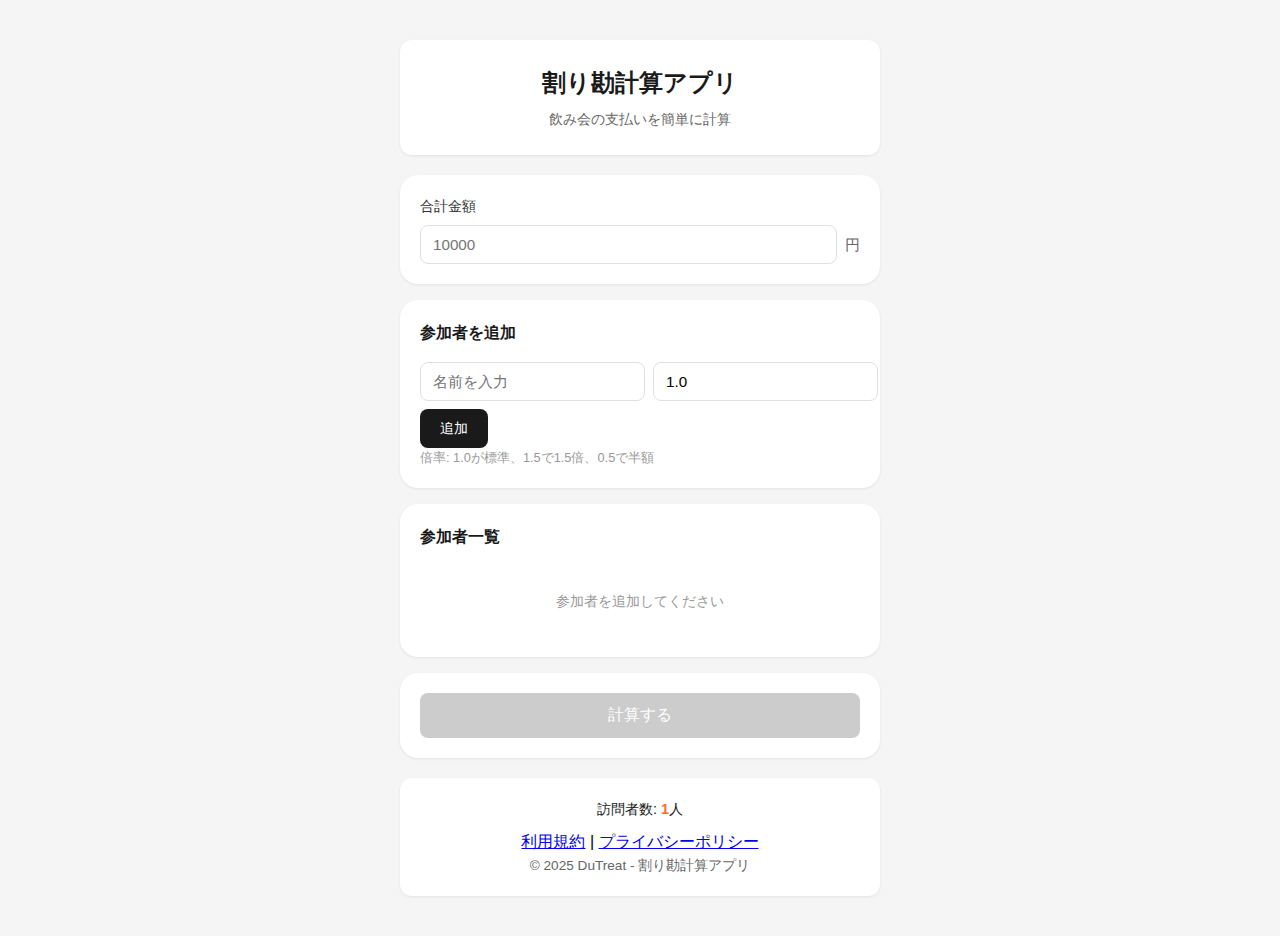
<file: index.html>
<!DOCTYPE html>
<html lang="ja">
<head>
    <meta charset="UTF-8">
    <meta name="viewport" content="width=device-width, initial-scale=1.0">
    <meta name="google-adsense-account" content="ca-pub-6711866419254079">
    <title>割り勘計算アプリ - DuTreat</title>
    <script async src="https://pagead2.googlesyndication.com/pagead/js/adsbygoogle.js?client=ca-pub-6711866419254079"
     crossorigin="anonymous"></script>
    <link rel="stylesheet" href="styles.css">
</head>
<body>
    <div class="container">
        <header>
            <h1>割り勘計算アプリ</h1>
            <p class="subtitle">飲み会の支払いを簡単に計算</p>
        </header>

        <main>
            <!-- 合計金額入力セクション -->
            <section class="total-amount-section">
                <label for="totalAmount">合計金額</label>
                <div class="input-group">
                    <input type="number" id="totalAmount" placeholder="10000" min="0">
                    <span class="currency">円</span>
                </div>
            </section>

            <!-- 参加者追加セクション -->
            <section class="add-person-section">
                <h2>参加者を追加</h2>
                <div class="add-person-form">
                    <input type="text" id="personName" placeholder="名前を入力">
                    <input type="number" id="personRatio" placeholder="倍率" value="1.0" step="0.1" min="0.1">
                </div>
                <button id="addPersonBtn" class="btn-primary">追加</button>
                <p class="hint">倍率: 1.0が標準、1.5で1.5倍、0.5で半額</p>
            </section>

            <!-- 参加者リストセクション -->
            <section class="participants-section">
                <h2>参加者一覧</h2>
                <div id="participantsList" class="participants-list">
                    <p class="empty-message">参加者を追加してください</p>
                </div>
            </section>

            <!-- 計算ボタン -->
            <section class="calculate-section">
                <button id="calculateBtn" class="btn-calculate">計算する</button>
            </section>

            <!-- 結果表示セクション -->
            <section class="result-section" id="resultSection" style="display: none;">
                <h2>支払い金額</h2>
                <div id="resultList" class="result-list"></div>
                <div class="result-summary">
                    <div class="summary-item">
                        <span>合計:</span>
                        <span id="calculatedTotal" class="amount">0円</span>
                    </div>
                </div>
            </section>
        </main>

        <footer>
            <p class="visitor-count">訪問者数: <span id="visitorCount">0</span>人</p>
            <div class="footer-links">
                <a href="terms.html">利用規約</a>
                <span class="separator">|</span>
                <a href="privacy.html">プライバシーポリシー</a>
            </div>
            <p>© 2025 DuTreat - 割り勘計算アプリ</p>
        </footer>
    </div>

    <script src="script.js"></script>
</body>
</html>
</file>
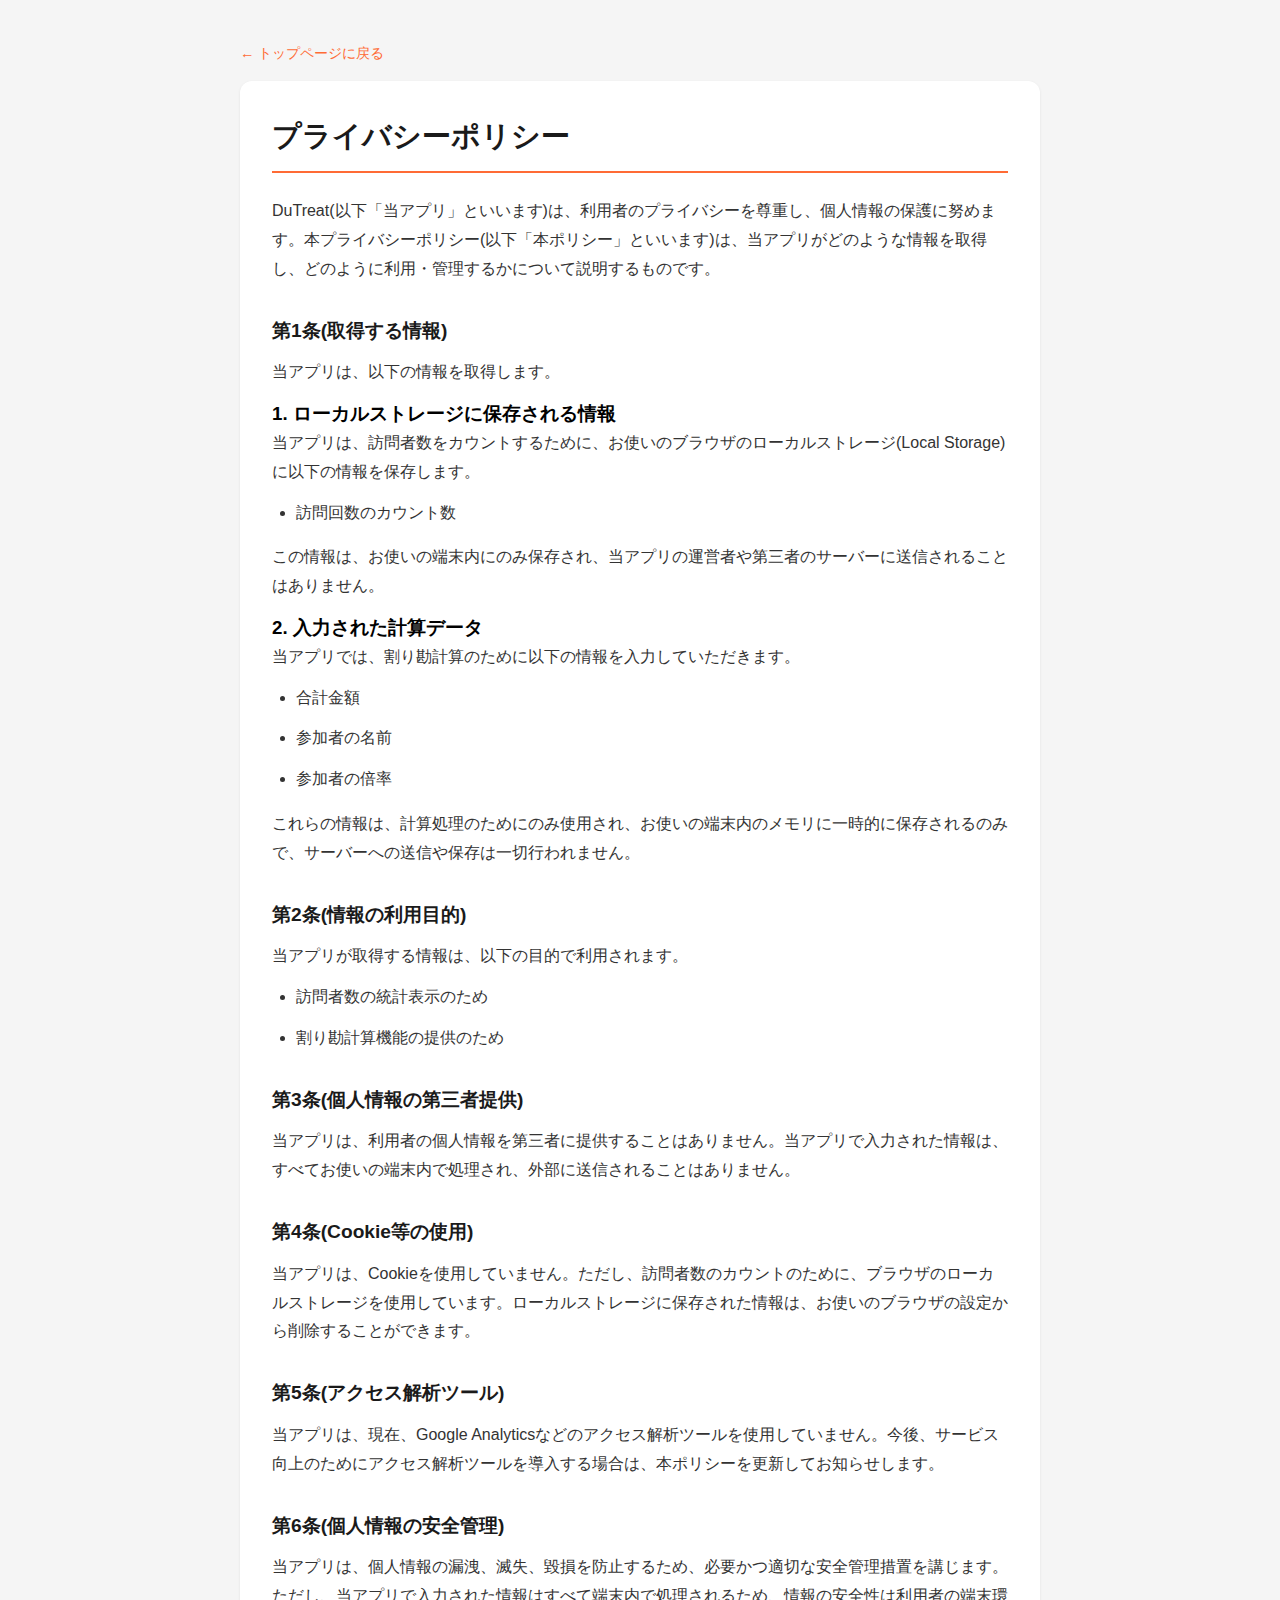
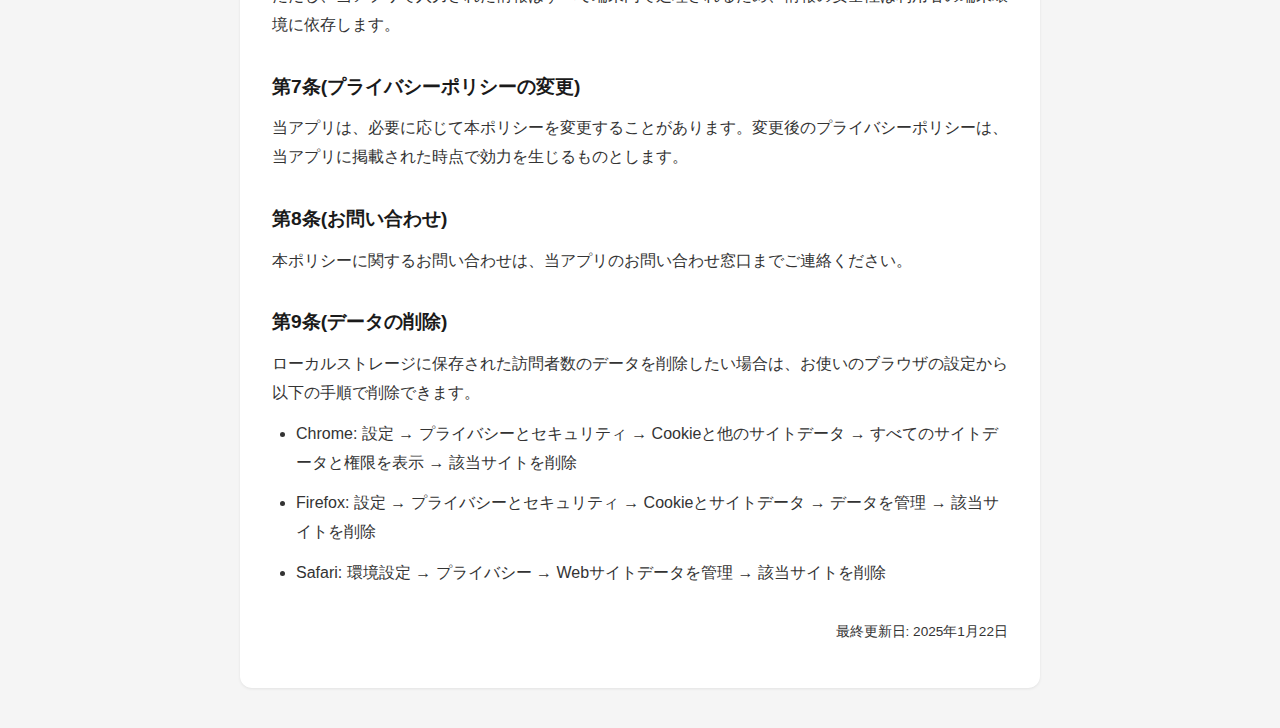
<file: privacy.html>
<!DOCTYPE html>
<html lang="ja">
<head>
    <meta charset="UTF-8">
    <meta name="viewport" content="width=device-width, initial-scale=1.0">
    <meta name="google-adsense-account" content="ca-pub-6711866419254079">
    <title>プライバシーポリシー - DuTreat</title>
    <script async src="https://pagead2.googlesyndication.com/pagead/js/adsbygoogle.js?client=ca-pub-6711866419254079"
     crossorigin="anonymous"></script>
    <link rel="stylesheet" href="styles.css">
    <style>
        .privacy-container {
            max-width: 800px;
            margin: 0 auto;
        }

        .back-link {
            display: inline-block;
            margin-bottom: 16px;
            color: #FF6B35;
            text-decoration: none;
            font-size: 0.9rem;
            transition: color 0.2s;
        }

        .back-link:hover {
            color: #ff5722;
        }

        .privacy-content {
            background: white;
            padding: 32px;
            border-radius: 12px;
            box-shadow: 0 1px 3px rgba(0, 0, 0, 0.08);
        }

        .privacy-content h1 {
            font-size: 1.8rem;
            margin-bottom: 24px;
            color: #1a1a1a;
            font-weight: 600;
            border-bottom: 2px solid #FF6B35;
            padding-bottom: 12px;
        }

        .privacy-content h2 {
            font-size: 1.2rem;
            margin-top: 32px;
            margin-bottom: 12px;
            color: #1a1a1a;
            font-weight: 600;
        }

        .privacy-content p, .privacy-content li {
            color: #333;
            line-height: 1.8;
            margin-bottom: 12px;
        }

        .privacy-content ul {
            padding-left: 24px;
            margin-bottom: 16px;
        }

        .last-updated {
            color: #999;
            font-size: 0.85rem;
            margin-top: 32px;
            text-align: right;
        }

        @media (max-width: 600px) {
            .privacy-content {
                padding: 20px;
            }

            .privacy-content h1 {
                font-size: 1.4rem;
            }

            .privacy-content h2 {
                font-size: 1.1rem;
            }
        }
    </style>
</head>
<body>
    <div class="privacy-container">
        <a href="index.html" class="back-link">← トップページに戻る</a>

        <div class="privacy-content">
            <h1>プライバシーポリシー</h1>

            <p>DuTreat(以下「当アプリ」といいます)は、利用者のプライバシーを尊重し、個人情報の保護に努めます。本プライバシーポリシー(以下「本ポリシー」といいます)は、当アプリがどのような情報を取得し、どのように利用・管理するかについて説明するものです。</p>

            <h2>第1条(取得する情報)</h2>
            <p>当アプリは、以下の情報を取得します。</p>

            <h3>1. ローカルストレージに保存される情報</h3>
            <p>当アプリは、訪問者数をカウントするために、お使いのブラウザのローカルストレージ(Local Storage)に以下の情報を保存します。</p>
            <ul>
                <li>訪問回数のカウント数</li>
            </ul>
            <p>この情報は、お使いの端末内にのみ保存され、当アプリの運営者や第三者のサーバーに送信されることはありません。</p>

            <h3>2. 入力された計算データ</h3>
            <p>当アプリでは、割り勘計算のために以下の情報を入力していただきます。</p>
            <ul>
                <li>合計金額</li>
                <li>参加者の名前</li>
                <li>参加者の倍率</li>
            </ul>
            <p>これらの情報は、計算処理のためにのみ使用され、お使いの端末内のメモリに一時的に保存されるのみで、サーバーへの送信や保存は一切行われません。</p>

            <h2>第2条(情報の利用目的)</h2>
            <p>当アプリが取得する情報は、以下の目的で利用されます。</p>
            <ul>
                <li>訪問者数の統計表示のため</li>
                <li>割り勘計算機能の提供のため</li>
            </ul>

            <h2>第3条(個人情報の第三者提供)</h2>
            <p>当アプリは、利用者の個人情報を第三者に提供することはありません。当アプリで入力された情報は、すべてお使いの端末内で処理され、外部に送信されることはありません。</p>

            <h2>第4条(Cookie等の使用)</h2>
            <p>当アプリは、Cookieを使用していません。ただし、訪問者数のカウントのために、ブラウザのローカルストレージを使用しています。ローカルストレージに保存された情報は、お使いのブラウザの設定から削除することができます。</p>

            <h2>第5条(アクセス解析ツール)</h2>
            <p>当アプリは、現在、Google Analyticsなどのアクセス解析ツールを使用していません。今後、サービス向上のためにアクセス解析ツールを導入する場合は、本ポリシーを更新してお知らせします。</p>

            <h2>第6条(個人情報の安全管理)</h2>
            <p>当アプリは、個人情報の漏洩、滅失、毀損を防止するため、必要かつ適切な安全管理措置を講じます。ただし、当アプリで入力された情報はすべて端末内で処理されるため、情報の安全性は利用者の端末環境に依存します。</p>

            <h2>第7条(プライバシーポリシーの変更)</h2>
            <p>当アプリは、必要に応じて本ポリシーを変更することがあります。変更後のプライバシーポリシーは、当アプリに掲載された時点で効力を生じるものとします。</p>

            <h2>第8条(お問い合わせ)</h2>
            <p>本ポリシーに関するお問い合わせは、当アプリのお問い合わせ窓口までご連絡ください。</p>

            <h2>第9条(データの削除)</h2>
            <p>ローカルストレージに保存された訪問者数のデータを削除したい場合は、お使いのブラウザの設定から以下の手順で削除できます。</p>
            <ul>
                <li>Chrome: 設定 → プライバシーとセキュリティ → Cookieと他のサイトデータ → すべてのサイトデータと権限を表示 → 該当サイトを削除</li>
                <li>Firefox: 設定 → プライバシーとセキュリティ → Cookieとサイトデータ → データを管理 → 該当サイトを削除</li>
                <li>Safari: 環境設定 → プライバシー → Webサイトデータを管理 → 該当サイトを削除</li>
            </ul>

            <p class="last-updated">最終更新日: 2025年1月22日</p>
        </div>
    </div>
</body>
</html>
</file>
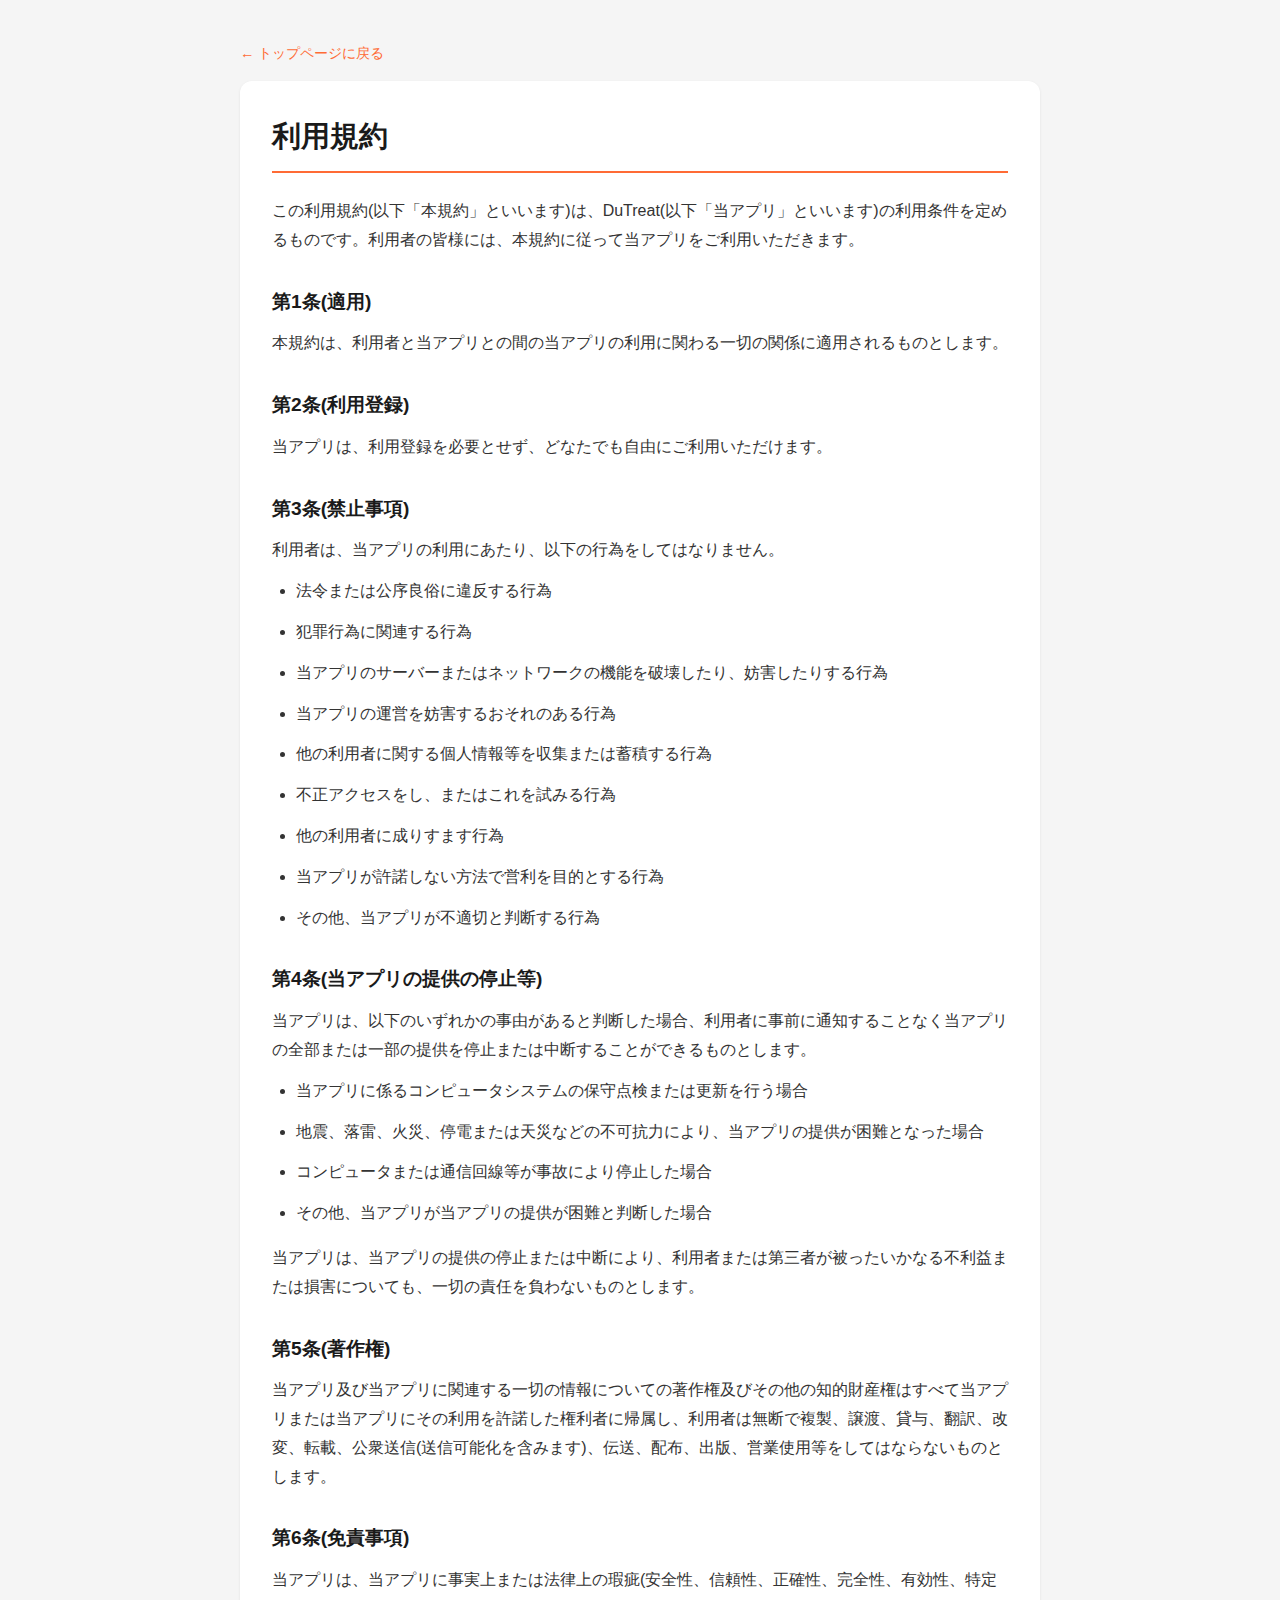
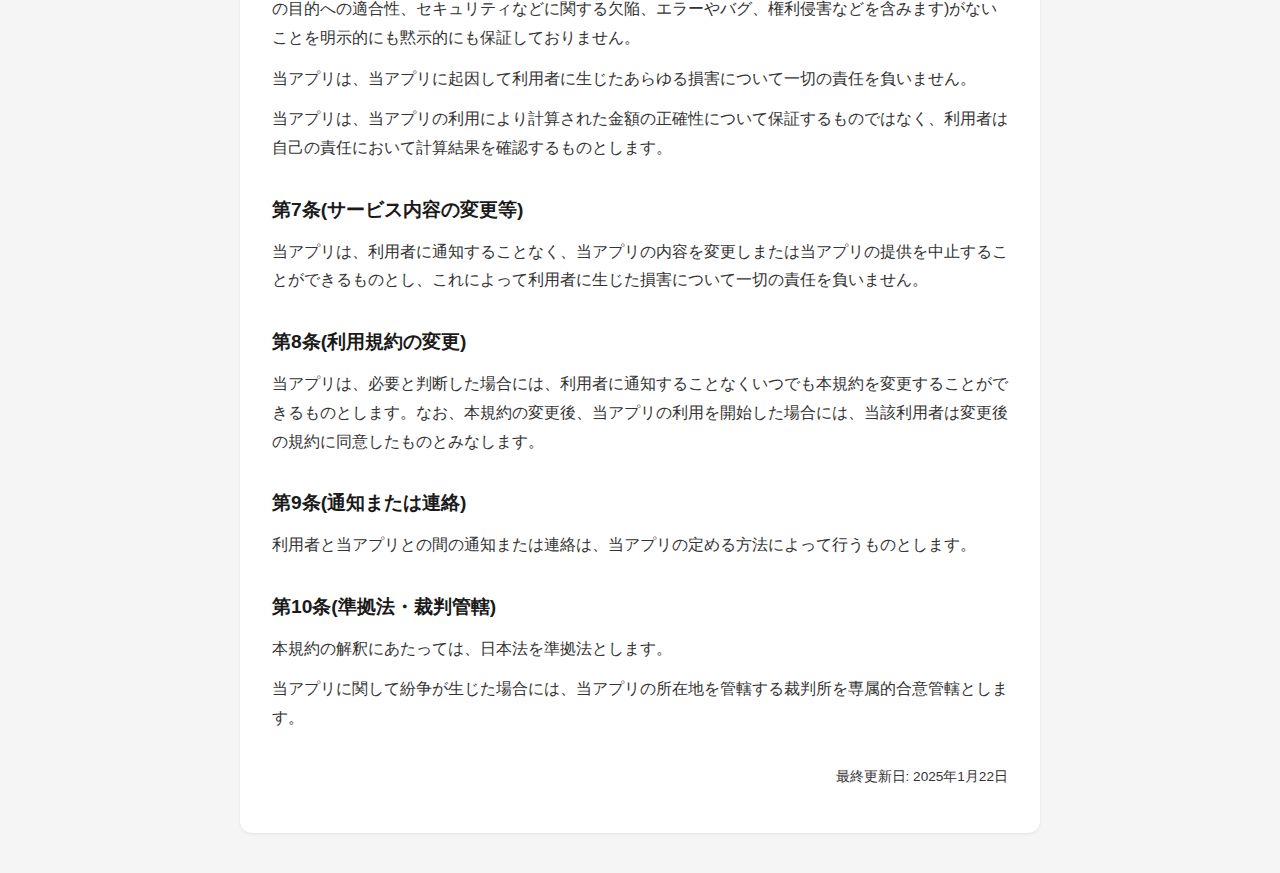
<file: terms.html>
<!DOCTYPE html>
<html lang="ja">
<head>
    <meta charset="UTF-8">
    <meta name="viewport" content="width=device-width, initial-scale=1.0">
    <meta name="google-adsense-account" content="ca-pub-6711866419254079">
    <title>利用規約 - DuTreat</title>
    <script async src="https://pagead2.googlesyndication.com/pagead/js/adsbygoogle.js?client=ca-pub-6711866419254079"
     crossorigin="anonymous"></script>
    <link rel="stylesheet" href="styles.css">
    <style>
        .terms-container {
            max-width: 800px;
            margin: 0 auto;
        }

        .back-link {
            display: inline-block;
            margin-bottom: 16px;
            color: #FF6B35;
            text-decoration: none;
            font-size: 0.9rem;
            transition: color 0.2s;
        }

        .back-link:hover {
            color: #ff5722;
        }

        .terms-content {
            background: white;
            padding: 32px;
            border-radius: 12px;
            box-shadow: 0 1px 3px rgba(0, 0, 0, 0.08);
        }

        .terms-content h1 {
            font-size: 1.8rem;
            margin-bottom: 24px;
            color: #1a1a1a;
            font-weight: 600;
            border-bottom: 2px solid #FF6B35;
            padding-bottom: 12px;
        }

        .terms-content h2 {
            font-size: 1.2rem;
            margin-top: 32px;
            margin-bottom: 12px;
            color: #1a1a1a;
            font-weight: 600;
        }

        .terms-content p, .terms-content li {
            color: #333;
            line-height: 1.8;
            margin-bottom: 12px;
        }

        .terms-content ul {
            padding-left: 24px;
            margin-bottom: 16px;
        }

        .last-updated {
            color: #999;
            font-size: 0.85rem;
            margin-top: 32px;
            text-align: right;
        }

        @media (max-width: 600px) {
            .terms-content {
                padding: 20px;
            }

            .terms-content h1 {
                font-size: 1.4rem;
            }

            .terms-content h2 {
                font-size: 1.1rem;
            }
        }
    </style>
</head>
<body>
    <div class="terms-container">
        <a href="index.html" class="back-link">← トップページに戻る</a>

        <div class="terms-content">
            <h1>利用規約</h1>

            <p>この利用規約(以下「本規約」といいます)は、DuTreat(以下「当アプリ」といいます)の利用条件を定めるものです。利用者の皆様には、本規約に従って当アプリをご利用いただきます。</p>

            <h2>第1条(適用)</h2>
            <p>本規約は、利用者と当アプリとの間の当アプリの利用に関わる一切の関係に適用されるものとします。</p>

            <h2>第2条(利用登録)</h2>
            <p>当アプリは、利用登録を必要とせず、どなたでも自由にご利用いただけます。</p>

            <h2>第3条(禁止事項)</h2>
            <p>利用者は、当アプリの利用にあたり、以下の行為をしてはなりません。</p>
            <ul>
                <li>法令または公序良俗に違反する行為</li>
                <li>犯罪行為に関連する行為</li>
                <li>当アプリのサーバーまたはネットワークの機能を破壊したり、妨害したりする行為</li>
                <li>当アプリの運営を妨害するおそれのある行為</li>
                <li>他の利用者に関する個人情報等を収集または蓄積する行為</li>
                <li>不正アクセスをし、またはこれを試みる行為</li>
                <li>他の利用者に成りすます行為</li>
                <li>当アプリが許諾しない方法で営利を目的とする行為</li>
                <li>その他、当アプリが不適切と判断する行為</li>
            </ul>

            <h2>第4条(当アプリの提供の停止等)</h2>
            <p>当アプリは、以下のいずれかの事由があると判断した場合、利用者に事前に通知することなく当アプリの全部または一部の提供を停止または中断することができるものとします。</p>
            <ul>
                <li>当アプリに係るコンピュータシステムの保守点検または更新を行う場合</li>
                <li>地震、落雷、火災、停電または天災などの不可抗力により、当アプリの提供が困難となった場合</li>
                <li>コンピュータまたは通信回線等が事故により停止した場合</li>
                <li>その他、当アプリが当アプリの提供が困難と判断した場合</li>
            </ul>
            <p>当アプリは、当アプリの提供の停止または中断により、利用者または第三者が被ったいかなる不利益または損害についても、一切の責任を負わないものとします。</p>

            <h2>第5条(著作権)</h2>
            <p>当アプリ及び当アプリに関連する一切の情報についての著作権及びその他の知的財産権はすべて当アプリまたは当アプリにその利用を許諾した権利者に帰属し、利用者は無断で複製、譲渡、貸与、翻訳、改変、転載、公衆送信(送信可能化を含みます)、伝送、配布、出版、営業使用等をしてはならないものとします。</p>

            <h2>第6条(免責事項)</h2>
            <p>当アプリは、当アプリに事実上または法律上の瑕疵(安全性、信頼性、正確性、完全性、有効性、特定の目的への適合性、セキュリティなどに関する欠陥、エラーやバグ、権利侵害などを含みます)がないことを明示的にも黙示的にも保証しておりません。</p>
            <p>当アプリは、当アプリに起因して利用者に生じたあらゆる損害について一切の責任を負いません。</p>
            <p>当アプリは、当アプリの利用により計算された金額の正確性について保証するものではなく、利用者は自己の責任において計算結果を確認するものとします。</p>

            <h2>第7条(サービス内容の変更等)</h2>
            <p>当アプリは、利用者に通知することなく、当アプリの内容を変更しまたは当アプリの提供を中止することができるものとし、これによって利用者に生じた損害について一切の責任を負いません。</p>

            <h2>第8条(利用規約の変更)</h2>
            <p>当アプリは、必要と判断した場合には、利用者に通知することなくいつでも本規約を変更することができるものとします。なお、本規約の変更後、当アプリの利用を開始した場合には、当該利用者は変更後の規約に同意したものとみなします。</p>

            <h2>第9条(通知または連絡)</h2>
            <p>利用者と当アプリとの間の通知または連絡は、当アプリの定める方法によって行うものとします。</p>

            <h2>第10条(準拠法・裁判管轄)</h2>
            <p>本規約の解釈にあたっては、日本法を準拠法とします。</p>
            <p>当アプリに関して紛争が生じた場合には、当アプリの所在地を管轄する裁判所を専属的合意管轄とします。</p>

            <p class="last-updated">最終更新日: 2025年1月22日</p>
        </div>
    </div>
</body>
</html>
</file>
<file: styles.css>
* {
    margin: 0;
    padding: 0;
    box-sizing: border-box;
}

body {
    font-family: -apple-system, BlinkMacSystemFont, 'Segoe UI', 'Hiragino Sans', 'Hiragino Kaku Gothic ProN', 'Meiryo', sans-serif;
    background: #f5f5f5;
    min-height: 100vh;
    padding: 40px 10px;
    line-height: 1.6;
}

.container {
    max-width: 480px;
    margin: 0 auto;
}

header {
    background: white;
    padding: 24px;
    text-align: center;
    border-radius: 12px;
    box-shadow: 0 1px 3px rgba(0, 0, 0, 0.08);
    margin-bottom: 20px;
}

header h1 {
    font-size: 1.5rem;
    margin-bottom: 6px;
    color: #1a1a1a;
    font-weight: 600;
}

.subtitle {
    font-size: 0.875rem;
    color: #666;
}

main {
    display: flex;
    flex-direction: column;
    gap: 16px;
}

section {
    background: white;
    padding: 20px;
    border-radius: 18px;
    box-shadow: 0 1px 3px rgba(0, 0, 0, 0.08);
}

h2 {
    font-size: 1rem;
    margin-bottom: 16px;
    color: #1a1a1a;
    font-weight: 600;
}

label {
    display: block;
    margin-bottom: 8px;
    font-weight: 500;
    color: #333;
    font-size: 0.875rem;
}

.input-group {
    display: flex;
    align-items: center;
    gap: 8px;
}

input[type="number"],
input[type="text"] {
    flex: 1;
    padding: 10px 12px;
    border: 1px solid #e0e0e0;
    border-radius: 8px;
    font-size: 0.95rem;
    transition: border-color 0.2s;
    background: white;
}

input[type="number"]:focus,
input[type="text"]:focus {
    outline: none;
    border-color: #FF6B35;
}

.currency {
    font-weight: 500;
    color: #666;
    font-size: 0.95rem;
}

.add-person-form {
    display: flex;
    gap: 8px;
    margin-bottom: 8px;
}

.add-person-form input[type="text"] {
    flex: 2;
}

.add-person-form input[type="number"] {
    flex: 1;
}

.hint {
    font-size: 0.8rem;
    color: #999;
}

.btn-primary,
.btn-calculate {
    padding: 10px 20px;
    border: none;
    border-radius: 8px;
    font-size: 0.9rem;
    font-weight: 500;
    cursor: pointer;
    transition: all 0.2s;
}

.btn-primary {
    background: #1a1a1a;
    color: white;
}

.btn-primary:hover {
    background: #333;
}

.btn-primary:active {
    transform: scale(0.98);
}

.btn-calculate {
    width: 100%;
    background: #FF6B35;
    color: white;
    font-size: 1rem;
    padding: 12px;
}

.btn-calculate:hover {
    background: #ff5722;
}

.btn-calculate:active {
    transform: scale(0.98);
}

.btn-calculate:disabled {
    background: #ccc;
    cursor: not-allowed;
}

.participants-list {
    display: flex;
    flex-direction: column;
    gap: 8px;
}

.empty-message {
    text-align: center;
    color: #999;
    padding: 24px;
    font-size: 0.9rem;
}

.participant-item {
    display: flex;
    align-items: center;
    justify-content: space-between;
    padding: 12px;
    background: #fafafa;
    border-radius: 8px;
    border: 1px solid #e8e8e8;
}

.participant-info {
    display: flex;
    align-items: center;
    gap: 12px;
    flex: 1;
}

.participant-name {
    font-weight: 500;
    color: #1a1a1a;
    font-size: 0.95rem;
}

.participant-ratio {
    background: #FF6B35;
    color: white;
    padding: 3px 10px;
    border-radius: 12px;
    font-size: 0.8rem;
    font-weight: 500;
}

.btn-remove {
    background: transparent;
    color: #ff4757;
    border: 1px solid #ff4757;
    padding: 6px 14px;
    border-radius: 6px;
    cursor: pointer;
    font-size: 0.85rem;
    transition: all 0.2s;
}

.btn-remove:hover {
    background: #ff4757;
    color: white;
}

.btn-remove:active {
    transform: scale(0.96);
}

.result-section {
    background: white;
    padding: 20px;
    border-radius: 12px;
    box-shadow: 0 1px 3px rgba(0, 0, 0, 0.08);
}

.result-list {
    display: flex;
    flex-direction: column;
    gap: 10px;
    margin-bottom: 16px;
}

.result-item {
    display: flex;
    justify-content: space-between;
    align-items: center;
    padding: 14px;
    background: #fafafa;
    border-radius: 8px;
    border: 1px solid #e8e8e8;
}

.result-name {
    font-weight: 500;
    color: #1a1a1a;
    font-size: 0.95rem;
}

.result-amount {
    font-size: 1.1rem;
    font-weight: 600;
    color: #FF6B35;
}

.result-summary {
    border-top: 1px solid #e8e8e8;
    padding-top: 14px;
    margin-top: 14px;
}

.summary-item {
    display: flex;
    justify-content: space-between;
    align-items: center;
    font-size: 1rem;
    font-weight: 500;
}

.summary-item .amount {
    color: #FF6B35;
    font-size: 1.2rem;
    font-weight: 600;
}

footer {
    background: white;
    padding: 20px;
    text-align: center;
    border-radius: 12px;
    box-shadow: 0 1px 3px rgba(0, 0, 0, 0.08);
    margin-top: 20px;
}

footer p {
    color: #666;
    font-size: 0.85rem;
}

.visitor-count {
    margin-bottom: 8px;
    font-weight: 500;
    color: #1a1a1a;
    font-size: 0.9rem;
}

.visitor-count span {
    color: #FF6B35;
    font-weight: 600;
}

/* レスポンシブデザイン */
@media (max-width: 600px) {
    body {
        padding: 20px 12px;
    }

    header {
        padding: 20px;
    }

    header h1 {
        font-size: 1.3rem;
    }

    section {
        padding: 16px;
    }

    .add-person-form {
        flex-direction: column;
    }

    .add-person-form input[type="text"],
    .add-person-form input[type="number"] {
        display: block;      /* 1つずつ改行して表示 */
        margin-bottom: 8px;  /* 下に少し余白 */
    }

    .participant-item {
        flex-direction: column;
        align-items: stretch;
        gap: 10px;
    }

    .participant-info {
        flex-direction: row;
        justify-content: space-between;
    }

    .btn-remove {
        width: 100%;
    }
}
</file>
